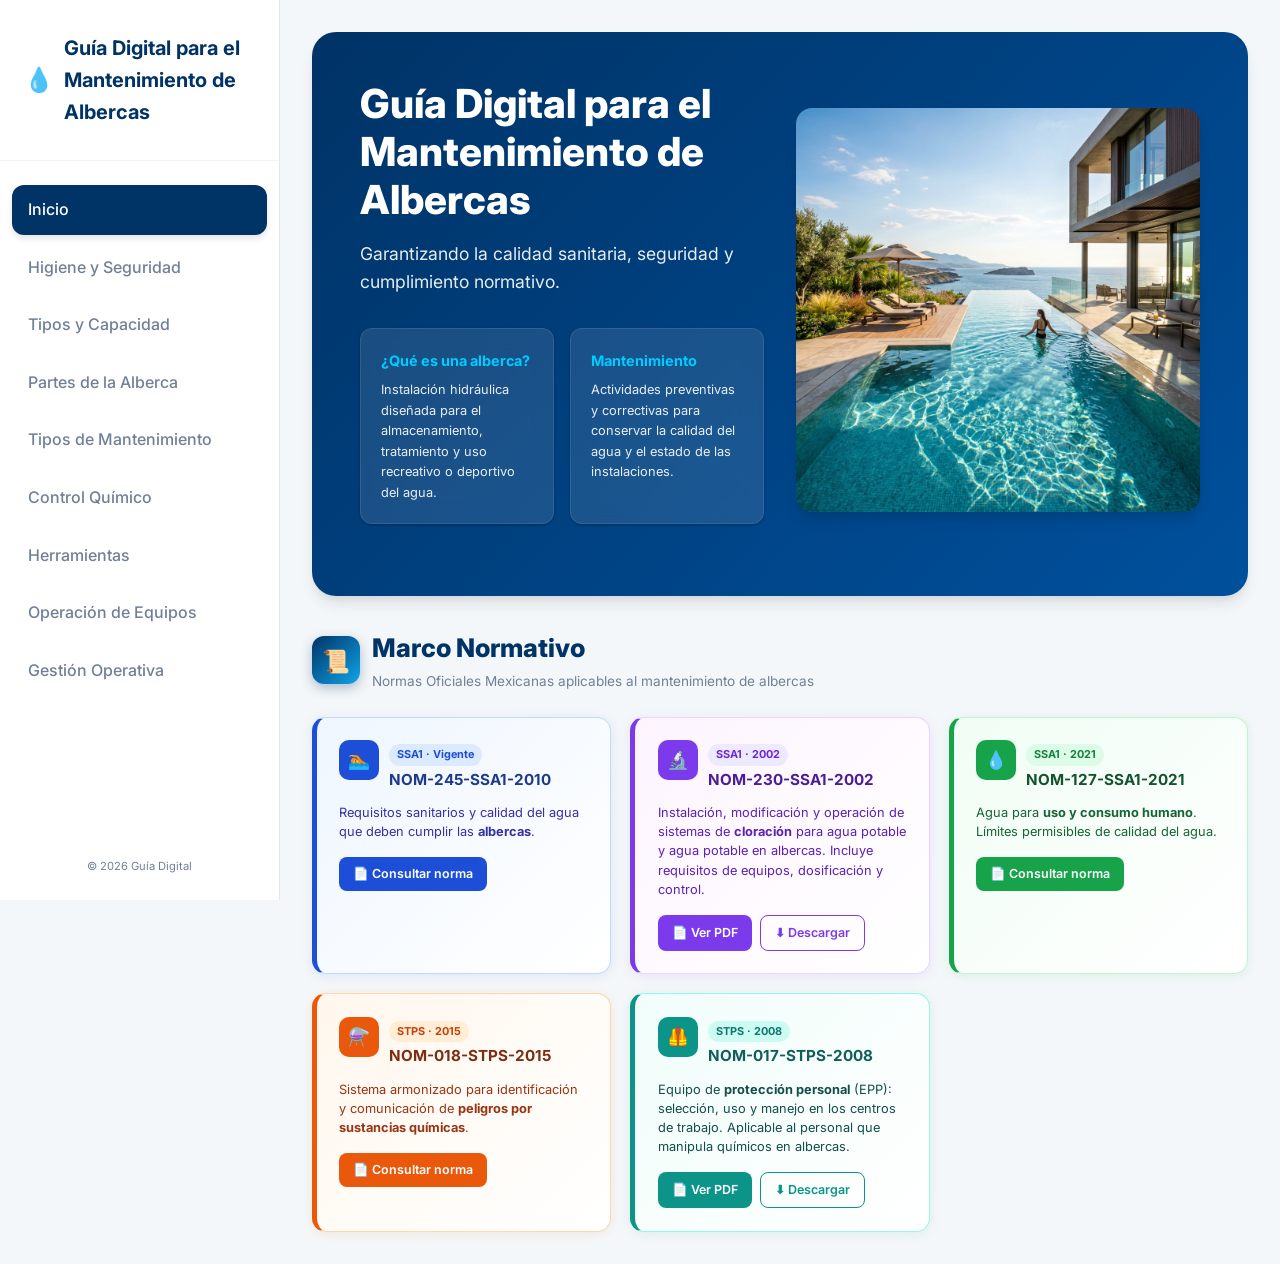
<file: index.html>
<!DOCTYPE html>
<html lang="es">

<head>
    <meta charset="UTF-8">
    <meta name="viewport" content="width=device-width, initial-scale=1.0, maximum-scale=1.0, user-scalable=no, viewport-fit=cover">
    
    <!-- Etiquetas PWA para ocultar barra de URL en móviles y tablets -->
    <meta name="mobile-web-app-capable" content="yes">
    <meta name="apple-mobile-web-app-capable" content="yes">
    <meta name="apple-mobile-web-app-status-bar-style" content="black-translucent">
    <meta name="apple-mobile-web-app-title" content="Guía Albercas">
    <link rel="apple-touch-icon" href="icon-192.png">

    <title>Guía Digital: Mantenimiento de Albercas</title>
    <link rel="stylesheet" href="styles.css">
    <link rel="preconnect" href="https://fonts.googleapis.com">
    <link rel="preconnect" href="https://fonts.gstatic.com" crossorigin>
    <link href="https://fonts.googleapis.com/css2?family=Inter:wght@300;400;500;600;700&display=swap" rel="stylesheet">
    <link rel="manifest" href="manifest.json">
    <meta name="theme-color" content="#003366">
    <link rel="icon" type="image/png" href="icon-192.png">
    <script>
        // Limpiar la URL visible al abrir la app (modo PWA standalone)
        if (window.navigator.standalone || window.matchMedia('(display-mode: standalone)').matches) {
            history.replaceState(null, '', window.location.pathname);
        }
    </script>
</head>

<body>
    <div class="app-container">
        <!-- Sidebar Navigation -->
        <nav class="sidebar" id="sidebar">
            <div class="sidebar-header">
                <div class="logo">
                    <span class="icon-water">💧</span>
                    <h1>Guía Digital para el Mantenimiento de Albercas</h1>
                </div>
            </div>
            <ul class="nav-links">
                <li><a href="#inicio" class="active" data-section="inicio">Inicio</a></li>
                <li><a href="#higiene" data-section="higiene">Higiene y Seguridad</a></li>
                <li><a href="#tipos" data-section="tipos">Tipos y Capacidad</a></li>
                <li><a href="#partes" data-section="partes">Partes de la Alberca</a></li>
                <li><a href="#mantenimiento" data-section="mantenimiento">Tipos de Mantenimiento</a></li>
                <li><a href="#quimica" data-section="quimica">Control Químico</a></li>
                <li><a href="#herramientas" data-section="herramientas">Herramientas</a></li>
                <li><a href="#operacion" data-section="operacion">Operación de Equipos</a></li>
                <li><a href="#gestion" data-section="gestion">Gestión Operativa</a></li>
            </ul>
            <div class="sidebar-footer">
                <p>© 2026 Guía Digital</p>
            </div>
        </nav>

        <!-- Main Content -->
        <main class="content" id="main-content">
            <!-- Sections will be injected/shown here -->
            <section id="section-container">
                <!-- Welcome Page -->
                <div id="inicio" class="section active">
                    <div class="hero">
                        <div class="hero-content">
                            <h2>Guía Digital para el Mantenimiento de Albercas</h2>
                            <p>Garantizando la calidad sanitaria, seguridad y cumplimiento normativo.</p>
                            <div class="hero-cards">
                                <div class="card mini">
                                    <h3>¿Qué es una alberca?</h3>
                                    <p>Instalación hidráulica diseñada para el almacenamiento, tratamiento y uso
                                        recreativo o deportivo del agua.</p>
                                </div>
                                <div class="card mini">
                                    <h3>Mantenimiento</h3>
                                    <p>Actividades preventivas y correctivas para conservar la calidad del agua y el
                                        estado de las instalaciones.</p>
                                </div>
                            </div>
                        </div>
                        <div class="hero-image">
                            <img src="pool-hero.jpg" alt="Piscina cristalina" id="hero-img">
                        </div>
                    </div>
                
                    <!-- Marco Normativo -->
                    <div style="margin-top: 2rem;">
                        <div style="display: flex; align-items: center; gap: 12px; margin-bottom: 1.5rem;">
                            <div style="width: 48px; height: 48px; background: linear-gradient(135deg, #003366, #0ea5e9); border-radius: 12px; display: flex; align-items: center; justify-content: center; font-size: 1.4rem; box-shadow: 0 4px 12px rgba(0,51,102,0.3);">📜</div>
                            <div>
                                <h2 style="margin: 0; font-size: 1.6rem; color: var(--primary); font-weight: 800;">Marco Normativo</h2>
                                <p style="margin: 2px 0 0; font-size: 0.85rem; color: var(--text-muted);">Normas Oficiales Mexicanas aplicables al mantenimiento de albercas</p>
                            </div>
                        </div>

                        <div style="display: grid; grid-template-columns: repeat(auto-fit, minmax(260px, 1fr)); gap: 1.2rem;">

                            <!-- NOM-245 -->
                            <div style="background: linear-gradient(135deg, #eff6ff 0%, #ffffff 100%); border: 1px solid #bfdbfe; border-left: 5px solid #1d4ed8; border-radius: 14px; padding: 1.4rem; box-shadow: 0 2px 12px rgba(29,78,216,0.1); transition: all 0.25s ease; cursor: pointer;" onmouseover="this.style.transform='translateY(-3px)';this.style.boxShadow='0 8px 24px rgba(29,78,216,0.18)'" onmouseout="this.style.transform='';this.style.boxShadow='0 2px 12px rgba(29,78,216,0.1)'">
                                <div style="display: flex; align-items: flex-start; gap: 10px; margin-bottom: 0.85rem;">
                                    <div style="width: 40px; height: 40px; background: #1d4ed8; border-radius: 10px; display: flex; align-items: center; justify-content: center; font-size: 1.1rem; flex-shrink: 0;">🏊</div>
                                    <div>
                                        <span style="background: #dbeafe; color: #1d4ed8; font-size: 0.68rem; font-weight: 700; padding: 2px 8px; border-radius: 20px; display: inline-block; margin-bottom: 4px;">SSA1 · Vigente</span>
                                        <h3 style="margin: 0; font-size: 0.95rem; color: #1e3a8a; font-weight: 700; line-height: 1.3;">NOM-245-SSA1-2010</h3>
                                    </div>
                                </div>
                                <p style="font-size: 0.8rem; color: #3730a3; margin: 0 0 1rem; line-height: 1.5;">Requisitos sanitarios y calidad del agua que deben cumplir las <strong>albercas</strong>.</p>
                                <a href="NORMA Oficial Mexicana NOM-245-SSA1-2010, Requisitos sanitarios y calidad del agua que deben cumplir las albercas.html" target="_blank" style="display: inline-flex; align-items: center; gap: 6px; background: #1d4ed8; color: white; text-decoration: none; padding: 7px 14px; border-radius: 8px; font-size: 0.78rem; font-weight: 600; transition: all 0.2s;" onmouseover="this.style.background='#1e40af'" onmouseout="this.style.background='#1d4ed8'">📄 Consultar norma</a>
                            </div>

                            <!-- NOM-230 -->
                            <div style="background: linear-gradient(135deg, #fdf4ff 0%, #ffffff 100%); border: 1px solid #e9d5ff; border-left: 5px solid #7c3aed; border-radius: 14px; padding: 1.4rem; box-shadow: 0 2px 12px rgba(124,58,237,0.1); transition: all 0.25s ease;" onmouseover="this.style.transform='translateY(-3px)';this.style.boxShadow='0 8px 24px rgba(124,58,237,0.18)'" onmouseout="this.style.transform='';this.style.boxShadow='0 2px 12px rgba(124,58,237,0.1)'">
                                <div style="display: flex; align-items: flex-start; gap: 10px; margin-bottom: 0.85rem;">
                                    <div style="width: 40px; height: 40px; background: #7c3aed; border-radius: 10px; display: flex; align-items: center; justify-content: center; font-size: 1.1rem; flex-shrink: 0;">🔬</div>
                                    <div>
                                        <span style="background: #ede9fe; color: #6d28d9; font-size: 0.68rem; font-weight: 700; padding: 2px 8px; border-radius: 20px; display: inline-block; margin-bottom: 4px;">SSA1 · 2002</span>
                                        <h3 style="margin: 0; font-size: 0.95rem; color: #4c1d95; font-weight: 700; line-height: 1.3;">NOM-230-SSA1-2002</h3>
                                    </div>
                                </div>
                                <p style="font-size: 0.8rem; color: #5b21b6; margin: 0 0 1rem; line-height: 1.5;">Instalación, modificación y operación de sistemas de <strong>cloración</strong> para agua potable y agua potable en albercas. Incluye requisitos de equipos, dosificación y control.</p>
                                <div style="display: flex; gap: 0.5rem; flex-wrap: wrap;">
                                    <a href="NOM_230_SSA1_2002.pdf" target="_blank" style="display: inline-flex; align-items: center; gap: 6px; background: #7c3aed; color: white; text-decoration: none; padding: 7px 14px; border-radius: 8px; font-size: 0.78rem; font-weight: 600; transition: all 0.2s;" onmouseover="this.style.background='#6d28d9'" onmouseout="this.style.background='#7c3aed'">📄 Ver PDF</a>
                                    <a href="NOM_230_SSA1_2002.pdf" download style="display: inline-flex; align-items: center; gap: 6px; background: transparent; color: #7c3aed; text-decoration: none; padding: 7px 14px; border-radius: 8px; font-size: 0.78rem; font-weight: 600; border: 1.5px solid #7c3aed; transition: all 0.2s;" onmouseover="this.style.background='#ede9fe'" onmouseout="this.style.background='transparent'">⬇ Descargar</a>
                                </div>
                            </div>

                            <!-- NOM-127 -->
                            <div style="background: linear-gradient(135deg, #f0fdf4 0%, #ffffff 100%); border: 1px solid #bbf7d0; border-left: 5px solid #16a34a; border-radius: 14px; padding: 1.4rem; box-shadow: 0 2px 12px rgba(22,163,74,0.1); transition: all 0.25s ease; cursor: pointer;" onmouseover="this.style.transform='translateY(-3px)';this.style.boxShadow='0 8px 24px rgba(22,163,74,0.18)'" onmouseout="this.style.transform='';this.style.boxShadow='0 2px 12px rgba(22,163,74,0.1)'">
                                <div style="display: flex; align-items: flex-start; gap: 10px; margin-bottom: 0.85rem;">
                                    <div style="width: 40px; height: 40px; background: #16a34a; border-radius: 10px; display: flex; align-items: center; justify-content: center; font-size: 1.1rem; flex-shrink: 0;">💧</div>
                                    <div>
                                        <span style="background: #dcfce7; color: #15803d; font-size: 0.68rem; font-weight: 700; padding: 2px 8px; border-radius: 20px; display: inline-block; margin-bottom: 4px;">SSA1 · 2021</span>
                                        <h3 style="margin: 0; font-size: 0.95rem; color: #14532d; font-weight: 700; line-height: 1.3;">NOM-127-SSA1-2021</h3>
                                    </div>
                                </div>
                                <p style="font-size: 0.8rem; color: #166534; margin: 0 0 1rem; line-height: 1.5;">Agua para <strong>uso y consumo humano</strong>. Límites permisibles de calidad del agua.</p>
                                <a href="NOM-127-SSA1-2021.html" target="_blank" style="display: inline-flex; align-items: center; gap: 6px; background: #16a34a; color: white; text-decoration: none; padding: 7px 14px; border-radius: 8px; font-size: 0.78rem; font-weight: 600; transition: all 0.2s;" onmouseover="this.style.background='#15803d'" onmouseout="this.style.background='#16a34a'">📄 Consultar norma</a>
                            </div>

                            <!-- NOM-018 -->
                            <div style="background: linear-gradient(135deg, #fff7ed 0%, #ffffff 100%); border: 1px solid #fed7aa; border-left: 5px solid #ea580c; border-radius: 14px; padding: 1.4rem; box-shadow: 0 2px 12px rgba(234,88,12,0.1); transition: all 0.25s ease; cursor: pointer;" onmouseover="this.style.transform='translateY(-3px)';this.style.boxShadow='0 8px 24px rgba(234,88,12,0.18)'" onmouseout="this.style.transform='';this.style.boxShadow='0 2px 12px rgba(234,88,12,0.1)'">
                                <div style="display: flex; align-items: flex-start; gap: 10px; margin-bottom: 0.85rem;">
                                    <div style="width: 40px; height: 40px; background: #ea580c; border-radius: 10px; display: flex; align-items: center; justify-content: center; font-size: 1.1rem; flex-shrink: 0;">⚗️</div>
                                    <div>
                                        <span style="background: #ffedd5; color: #c2410c; font-size: 0.68rem; font-weight: 700; padding: 2px 8px; border-radius: 20px; display: inline-block; margin-bottom: 4px;">STPS · 2015</span>
                                        <h3 style="margin: 0; font-size: 0.95rem; color: #7c2d12; font-weight: 700; line-height: 1.3;">NOM-018-STPS-2015</h3>
                                    </div>
                                </div>
                                <p style="font-size: 0.8rem; color: #9a3412; margin: 0 0 1rem; line-height: 1.5;">Sistema armonizado para identificación y comunicación de <strong>peligros por sustancias químicas</strong>.</p>
                                <a href="NOM-018-STPS-2015.html" target="_blank" style="display: inline-flex; align-items: center; gap: 6px; background: #ea580c; color: white; text-decoration: none; padding: 7px 14px; border-radius: 8px; font-size: 0.78rem; font-weight: 600; transition: all 0.2s;" onmouseover="this.style.background='#c2410c'" onmouseout="this.style.background='#ea580c'">📄 Consultar norma</a>
                            </div>

                            <!-- NOM-017-STPS-2008 -->
                            <div style="background: linear-gradient(135deg, #f0fdfa 0%, #ffffff 100%); border: 1px solid #99f6e4; border-left: 5px solid #0d9488; border-radius: 14px; padding: 1.4rem; box-shadow: 0 2px 12px rgba(13,148,136,0.1); transition: all 0.25s ease;" onmouseover="this.style.transform='translateY(-3px)';this.style.boxShadow='0 8px 24px rgba(13,148,136,0.18)'" onmouseout="this.style.transform='';this.style.boxShadow='0 2px 12px rgba(13,148,136,0.1)'">
                                <div style="display: flex; align-items: flex-start; gap: 10px; margin-bottom: 0.85rem;">
                                    <div style="width: 40px; height: 40px; background: #0d9488; border-radius: 10px; display: flex; align-items: center; justify-content: center; font-size: 1.1rem; flex-shrink: 0;">🦺</div>
                                    <div>
                                        <span style="background: #ccfbf1; color: #0f766e; font-size: 0.68rem; font-weight: 700; padding: 2px 8px; border-radius: 20px; display: inline-block; margin-bottom: 4px;">STPS · 2008</span>
                                        <h3 style="margin: 0; font-size: 0.95rem; color: #115e59; font-weight: 700; line-height: 1.3;">NOM-017-STPS-2008</h3>
                                    </div>
                                </div>
                                <p style="font-size: 0.8rem; color: #134e4a; margin: 0 0 1rem; line-height: 1.5;">Equipo de <strong>protección personal</strong> (EPP): selección, uso y manejo en los centros de trabajo. Aplicable al personal que manipula químicos en albercas.</p>
                                <div style="display: flex; gap: 0.5rem; flex-wrap: wrap;">
                                    <a href="NOM-017-STPS-2008.pdf" target="_blank" style="display: inline-flex; align-items: center; gap: 6px; background: #0d9488; color: white; text-decoration: none; padding: 7px 14px; border-radius: 8px; font-size: 0.78rem; font-weight: 600; transition: all 0.2s;" onmouseover="this.style.background='#0f766e'" onmouseout="this.style.background='#0d9488'">📄 Ver PDF</a>
                                    <a href="NOM-017-STPS-2008.pdf" download style="display: inline-flex; align-items: center; gap: 6px; background: transparent; color: #0d9488; text-decoration: none; padding: 7px 14px; border-radius: 8px; font-size: 0.78rem; font-weight: 600; border: 1.5px solid #0d9488; transition: all 0.2s;" onmouseover="this.style.background='#ccfbf1'" onmouseout="this.style.background='transparent'">⬇ Descargar</a>
                                </div>
                            </div>

                        </div>
                    </div>
                </div>

                <!-- Sections placeholders (filled by JS or already here) -->
                <div id="higiene" class="section"></div>
                <div id="tipos" class="section"></div>
                <div id="partes" class="section"></div>
                <div id="mantenimiento" class="section"></div>
                <div id="quimica" class="section"></div>
                <div id="herramientas" class="section"></div>
                <div id="operacion" class="section"></div>
                <div id="gestion" class="section"></div>
            </section>
        </main>

        <!-- Mobile Header -->
        <header class="mobile-header">
            <button id="menu-toggle" class="menu-btn">☰</button>
            <div class="mobile-logo">Guía Albercas</div>
        </header>
    </div>

    <script src="app.js"></script>
    <script>
        if ('serviceWorker' in navigator) {
            window.addEventListener('load', () => {
                navigator.serviceWorker.register('sw.js');
            });
        }
    </script>
</body>

</html>
</file>
<file: styles.css>
:root {
    /* Color Palette */
    --primary: #003366;
    --primary-light: #00509d;
    --secondary: #00ccff;
    --accent: #ffd700;
    --bg-main: #f4f7f9;
    --bg-sidebar: #ffffff;
    --text-dark: #1a202c;
    --text-muted: #718096;
    --white: #ffffff;
    --success: #38a169;
    --warning: #dd6b20;
    --danger: #e53e3e;

    /* Spacing & Shadows */
    --sidebar-width: 280px;
    --shadow-sm: 0 1px 3px rgba(0,0,0,0.12), 0 1px 2px rgba(0,0,0,0.24);
    --shadow-md: 0 4px 6px rgba(0,0,0,0.1);
    --shadow-lg: 0 10px 15px -3px rgba(0,0,0,0.1), 0 4px 6px -2px rgba(0,0,0,0.05);
    --radius: 12px;
    --transition: all 0.3s cubic-bezier(0.4, 0, 0.2, 1);
}

* {
    margin: 0;
    padding: 0;
    box-sizing: border-box;
}

body {
    font-family: 'Inter', sans-serif;
    background-color: var(--bg-main);
    color: var(--text-dark);
    line-height: 1.6;
}

/* App Layout */
.app-container {
    display: flex;
    min-height: 100vh;
}

/* Sidebar */
.sidebar {
    width: var(--sidebar-width);
    background: var(--bg-sidebar);
    border-right: 1px solid #e2e8f0;
    display: flex;
    flex-direction: column;
    position: fixed;
    height: 100vh;
    z-index: 100;
    transition: var(--transition);
}

.sidebar-header {
    padding: 2rem 1.5rem;
    border-bottom: 1px solid #f0f4f8;
}

.logo {
    display: flex;
    align-items: center;
    gap: 10px;
}

.logo h1 {
    font-size: 1.25rem;
    font-weight: 700;
    color: var(--primary);
}

.icon-water {
    font-size: 1.5rem;
}

.subtitle {
    font-size: 0.75rem;
    color: var(--text-muted);
    font-weight: 600;
    margin-top: 4px;
}

.nav-links {
    list-style: none;
    padding: 1.5rem 0.75rem;
    flex: 1;
    overflow-y: auto;
}

.nav-links li {
    margin-bottom: 0.5rem;
}

.nav-links a {
    display: block;
    padding: 0.75rem 1rem;
    color: var(--text-muted);
    text-decoration: none;
    border-radius: var(--radius);
    font-weight: 500;
    transition: var(--transition);
}

.nav-links a:hover {
    background: #f0f7ff;
    color: var(--primary-light);
}

.nav-links a.active {
    background: var(--primary);
    color: var(--white);
    box-shadow: var(--shadow-md);
}

.sidebar-footer {
    padding: 1.5rem;
    font-size: 0.7rem;
    color: var(--text-muted);
    text-align: center;
}

/* Main Content */
.content {
    flex: 1;
    margin-left: var(--sidebar-width);
    padding: 2rem;
    transition: var(--transition);
}

.section {
    display: none;
    animation: fadeIn 0.5s ease-out;
}

.section.active {
    display: block;
}

@keyframes fadeIn {
    from { opacity: 0; transform: translateY(10px); }
    to { opacity: 1; transform: translateY(0); }
}

@keyframes fadeSlideDown {
    from { opacity: 0; transform: translateY(-12px); }
    to   { opacity: 1; transform: translateY(0); }
}

/* Hero Section */
.hero {
    display: grid;
    grid-template-columns: 1fr 1fr;
    gap: 2rem;
    align-items: center;
    background: linear-gradient(135deg, var(--primary) 0%, var(--primary-light) 100%);
    color: var(--white);
    padding: 3rem;
    border-radius: 24px;
    box-shadow: var(--shadow-lg);
    margin-bottom: 2rem;
}

.hero h2 {
    font-size: 2.5rem;
    font-weight: 800;
    line-height: 1.2;
    margin-bottom: 1rem;
}

.hero p {
    font-size: 1.1rem;
    opacity: 0.9;
    margin-bottom: 2rem;
}

.hero-cards {
    display: grid;
    grid-template-columns: 1fr 1fr;
    gap: 1rem;
}

.card.mini {
    background: rgba(255, 255, 255, 0.1);
    backdrop-filter: blur(10px);
    padding: 1.25rem;
    border-radius: var(--radius);
    border: 1px solid rgba(255, 255, 255, 0.1);
}

.card.mini h3 {
    font-size: 0.9rem;
    margin-bottom: 0.5rem;
    color: var(--secondary);
}

.card.mini p {
    font-size: 0.8rem;
    margin-bottom: 0;
}

.hero-image img {
    width: 100%;
    border-radius: 16px;
    box-shadow: var(--shadow-lg);
}

/* Common Components */
.card {
    background: var(--white);
    padding: 2rem;
    border-radius: var(--radius);
    box-shadow: var(--shadow-sm);
    margin-bottom: 1.5rem;
    border: 1px solid #e2e8f0;
}

h2.section-title {
    font-size: 2rem;
    color: var(--primary);
    margin-bottom: 1.5rem;
    display: flex;
    align-items: center;
    gap: 12px;
}

.grid-2 {
    display: grid;
    grid-template-columns: 1fr 1fr;
    gap: 1.5rem;
}

.grid-3 {
    display: grid;
    grid-template-columns: repeat(3, 1fr);
    gap: 1.5rem;
}

/* Tables */
.table-container {
    overflow-x: auto;
    margin: 1.5rem 0;
    border-radius: var(--radius);
    border: 1px solid #e2e8f0;
}

table {
    width: 100%;
    border-collapse: collapse;
    background: var(--white);
}

th {
    background: #f8fafc;
    padding: 1rem;
    text-align: left;
    font-weight: 600;
    color: var(--primary);
    border-bottom: 2px solid #e2e8f0;
}

td {
    padding: 1rem;
    border-bottom: 1px solid #f1f5f9;
}

tr:last-child td {
    border-bottom: none;
}

/* Mobile Responsive */
.mobile-header {
    display: none;
    position: fixed;
    top: 0;
    left: 0;
    right: 0;
    height: 60px;
    background: var(--primary);
    color: var(--white);
    align-items: center;
    padding: 0 1.5rem;
    z-index: 200;
}

.menu-btn {
    background: none;
    border: none;
    color: var(--white);
    font-size: 1.5rem;
    cursor: pointer;
}

.mobile-logo {
    margin-left: 1rem;
    font-weight: 700;
}

@media (max-width: 1024px) {
    .sidebar {
        transform: translateX(-100%);
    }
    .sidebar.open {
        transform: translateX(0);
    }
    .content {
        margin-left: 0;
        padding-top: 80px;
    }
    .mobile-header {
        display: flex;
    }
    .hero {
        grid-template-columns: 1fr;
        padding: 2rem;
    }
    .grid-2, .grid-3 {
        grid-template-columns: 1fr;
    }
}

@media (max-width: 768px) {
    .content {
        padding: 1rem;
        padding-top: 80px;
    }
    .card {
        padding: 1.2rem;
    }
    .hero {
        padding: 1.5rem;
    }
    .hero h2 {
        font-size: 1.8rem;
    }
    .hero p {
        font-size: 1rem;
    }
    .hero-cards {
        grid-template-columns: 1fr;
    }
    .section-title {
        font-size: 1.5rem;
    }
}

/* Utilities */
.text-accent { color: var(--accent); }
.text-success { color: var(--success); }
.text-warning { color: var(--warning); }
.badge {
    padding: 4px 12px;
    border-radius: 99px;
    font-size: 0.75rem;
    font-weight: 600;
}
.badge-primary { background: #e0f2fe; color: var(--primary); }

/* Image Styles */
.img-container {
    width: 100%;
    display: flex;
    justify-content: center;
    align-items: center;
    overflow: hidden;
    border-radius: var(--radius);
}

.section-img {
    max-width: 100%;
    height: auto;
    object-fit: cover;
    border-radius: var(--radius);
    transition: var(--transition);
}

.section-img:hover {
    transform: scale(1.02);
}

/* Dosification Table Image Hover */
#dosif-img:hover {
    transform: scale(1.01);
}

/* Dosification Toggle Button Hover */
#btn-dosif-toggle:hover {
    transform: translateY(-1px);
    box-shadow: 0 4px 14px rgba(3, 105, 161, 0.45) !important;
}
</file>
